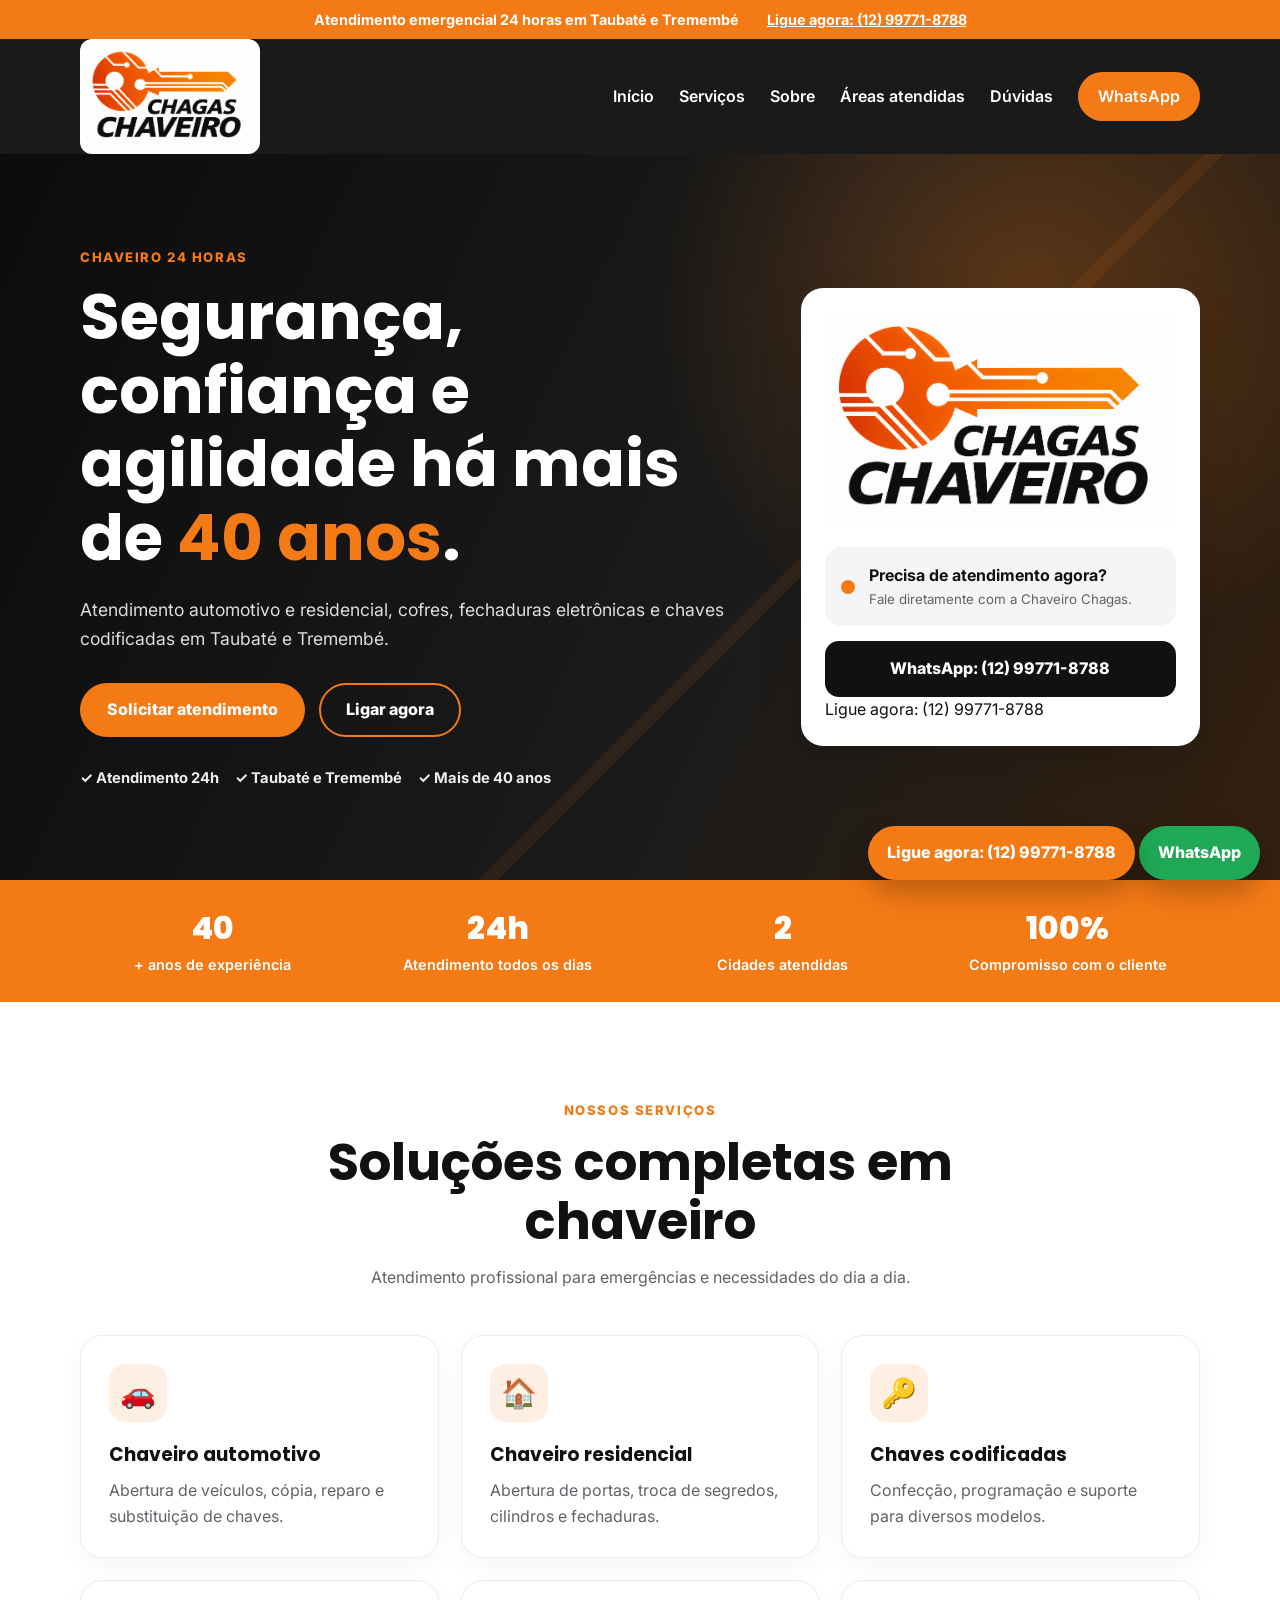
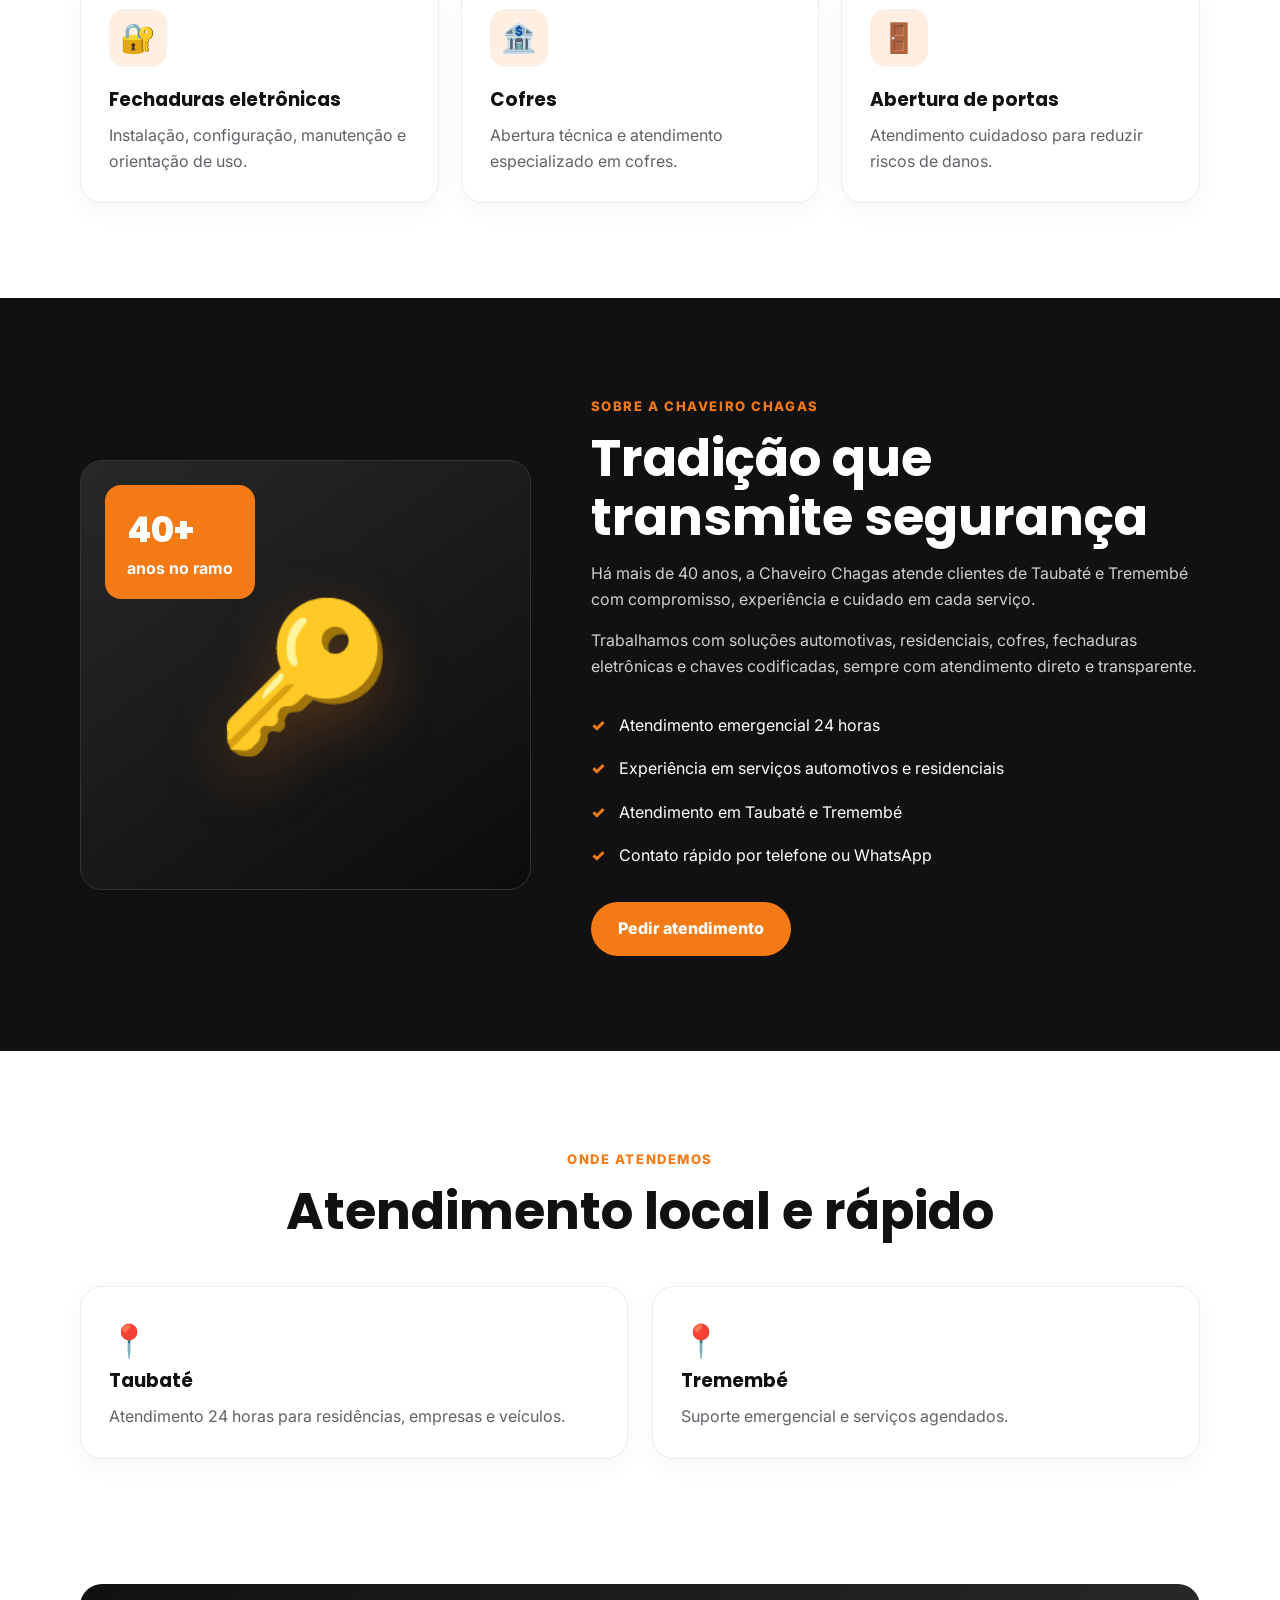
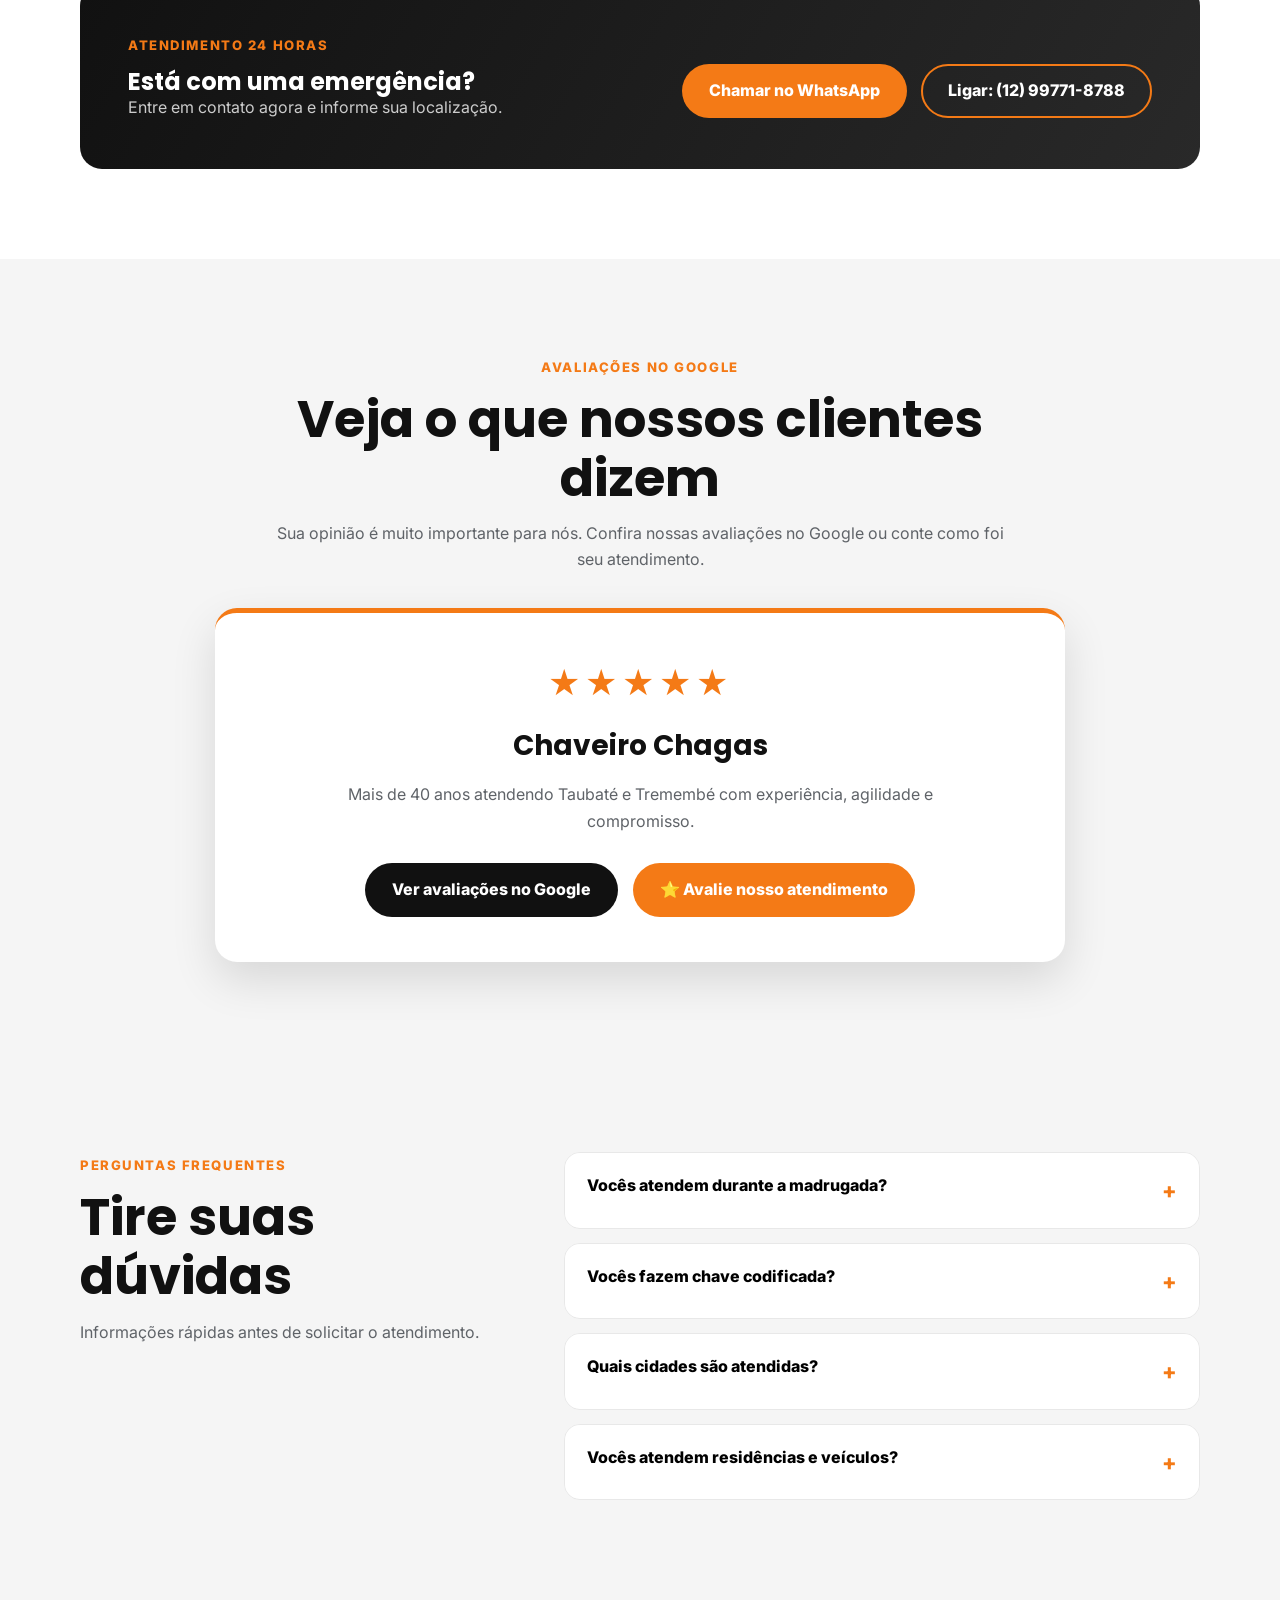
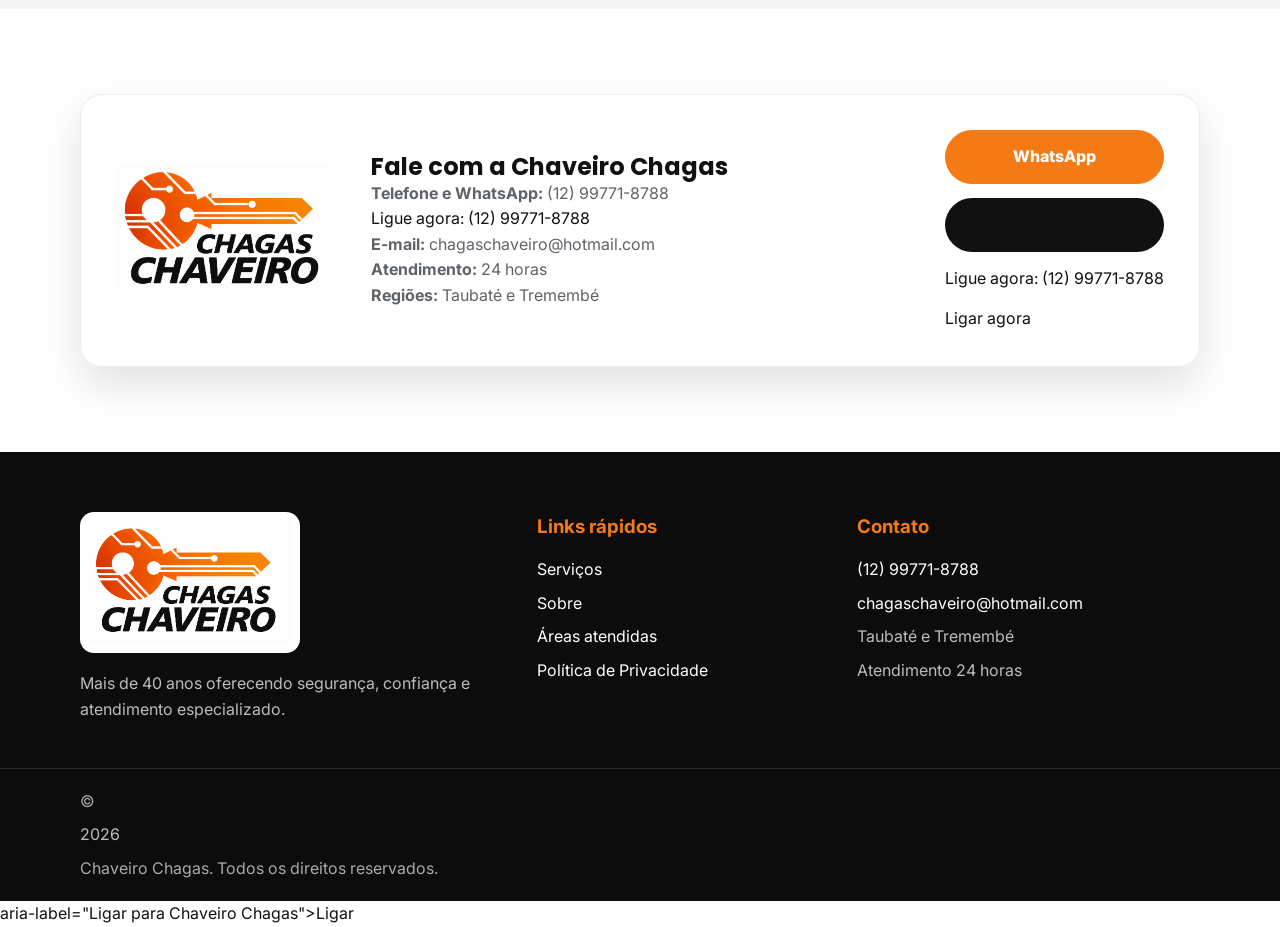
<file: index.html>
<!DOCTYPE html>
<html lang="pt-BR">
<head>
  <!-- Google Tag Manager -->
<script>(function(w,d,s,l,i){w[l]=w[l]||[];w[l].push({'gtm.start':
new Date().getTime(),event:'gtm.js'});var f=d.getElementsByTagName(s)[0],
j=d.createElement(s),dl=l!='dataLayer'?'&l='+l:'';j.async=true;j.src=
'https://www.googletagmanager.com/gtm.js?id='+i+dl;f.parentNode.insertBefore(j,f);
})(window,document,'script','dataLayer','GTM-MW4P9W93');</script>
<!-- End Google Tag Manager -->
<!-- Google tag (gtag.js) -->
<script async src="https://www.googletagmanager.com/gtag/js?id=G-X7N6YCTEKL"></script>
<script>
  window.dataLayer = window.dataLayer || [];
  function gtag(){dataLayer.push(arguments);}
  gtag('js', new Date());

  gtag('config', 'G-X7N6YCTEKL');
  gtag('config', 'AW-17824612161');
  <!-- Conversão WhatsApp Google Ads -->
<script>
function gtag_report_conversion(url) {
  var callback = function () {
    if (typeof(url) != 'undefined') {
      window.location = url;
    }
  };

  gtag('event', 'conversion', {
    'send_to': 'AW-17824612161/oawtCOGp4dcbEMH-t7NC',
    'event_callback': callback
  });

  return false;
}
document.addEventListener('DOMContentLoaded', function () {
  document.querySelectorAll('a[href*="wa.me/"]').forEach(function (link) {
    link.addEventListener('click', function (event) {
      event.preventDefault();
      gtag_report_conversion(this.href);
    });
  });
});</script>



  <meta charset="UTF-8">
  <meta name="viewport" content="width=device-width, initial-scale=1.0">
  <title>Chaveiro 24 Horas em Taubaté e Tremembé | Chaveiro Chagas</title>
  <meta name="description" content="Chaveiro Chagas: atendimento 24 horas em Taubaté e Tremembé. Mais de 40 anos de experiência em serviços automotivos, residenciais, cofres, fechaduras eletrônicas e chaves codificadas.">
  <meta name="keywords" content="chaveiro Taubaté, chaveiro 24 horas Taubaté, chaveiro Tremembé, chaveiro automotivo, chaveiro residencial, chave codificada, fechadura eletrônica, abertura de cofre">
  <meta name="author" content="Chaveiro Chagas">
  <meta name="theme-color" content="#111111">
  <meta property="og:title" content="Chaveiro Chagas | Atendimento 24 Horas">
  <meta property="og:description" content="Mais de 40 anos de experiência. Atendimento em Taubaté e Tremembé.">
  <meta property="og:type" content="website">
  <meta property="og:image" content="img/logo-chaveiro-chagas.png">
  <link rel="icon" href="img/logo-chaveiro-chagas.png" type="image/png">
  <link rel="preconnect" href="https://fonts.googleapis.com">
  <link rel="preconnect" href="https://fonts.gstatic.com" crossorigin>
  <link href="https://fonts.googleapis.com/css2?family=Inter:wght@400;500;600;700&family=Poppins:wght@600;700;800&display=swap" rel="stylesheet">
  <link rel="stylesheet" href="css/style.css">

  <script type="application/ld+json">
  {
    "@context": "https://schema.org",
    "@type": "Locksmith",
    "name": "Chaveiro Chagas",
    "image": "img/logo-chaveiro-chagas.png",
    "telephone": "+55 12 99771-8788",
</a>
    "email": "chagaschaveiro@hotmail.com",
    "areaServed": ["Taubaté", "Tremembé"],
    "openingHours": "Mo-Su 00:00-23:59",
    "description": "Chaveiro 24 horas com mais de 40 anos de experiência em serviços automotivos, residenciais, cofres, fechaduras eletrônicas e chaves codificadas."
  }
  </script>
</head>
<body>
  <!-- Google Tag Manager (noscript) -->
<noscript><iframe src="https://www.googletagmanager.com/ns.html?id=GTM-MW4P9W93"
height="0" width="0" style="display:none;visibility:hidden"></iframe></noscript>
<!-- End Google Tag Manager (noscript) -->
  <div class="top-alert">
    <span>Atendimento emergencial 24 horas em Taubaté e Tremembé</span>
    <a href="tel:+5512997718788">
  Ligue agora: (12) 99771-8788
</a>
  </div>

  <header class="header" id="header">
    <div class="container nav-wrap">
      <a class="brand" href="#inicio" aria-label="Chaveiro Chagas - Início">
        <img src="img/logo-chaveiro-chagas.png" alt="Logo Chaveiro Chagas">
      </a>

      <button class="menu-toggle" id="menuToggle" aria-label="Abrir menu" aria-expanded="false">
        <span></span><span></span><span></span>
      </button>

      <nav class="nav" id="nav">
        <a href="#inicio">Início</a>
        <a href="#servicos">Serviços</a>
        <a href="#sobre">Sobre</a>
        <a href="#areas">Áreas atendidas</a>
        <a href="#faq">Dúvidas</a>
        <a class="nav-cta" href="https://wa.me/5512997718788?text=Olá!%20Encontrei%20a%20Chaveiro%20Chagas%20pelo%20site%20e%20preciso%20de%20atendimento." target="_blank" rel="noopener">WhatsApp</a>
      </nav>
    </div>
  </header>

  <main>
    <section class="hero" id="inicio">
      <div class="hero-pattern"></div>
      <div class="container hero-grid">
        <div class="hero-content reveal">
          <span class="eyebrow">Chaveiro 24 horas</span>
          <h1>Segurança, confiança e agilidade há mais de <strong>40 anos</strong>.</h1>
          <p>Atendimento automotivo e residencial, cofres, fechaduras eletrônicas e chaves codificadas em Taubaté e Tremembé.</p>

          <div class="hero-actions">
            <a class="btn btn-primary track-whatsapp" href="https://wa.me/5512997718788?text=Olá!%20Encontrei%20a%20Chaveiro%20Chagas%20pelo%20site%20e%20preciso%20de%20atendimento." target="_blank" rel="noopener">Solicitar atendimento</a>
            <a class="btn btn-outline track-call" href="tel:+5512997718788">Ligar agora</a>
          </div>

          <div class="hero-highlights">
            <span>✓ Atendimento 24h</span>
            <span>✓ Taubaté e Tremembé</span>
            <span>✓ Mais de 40 anos</span>
          </div>
        </div>

        <div class="hero-card reveal">
          <img src="img/logo-chaveiro-chagas.png" alt="Chaveiro Chagas">
          <div class="emergency-box">
            <span class="pulse"></span>
            <div>
              <strong>Precisa de atendimento agora?</strong>
              <small>Fale diretamente com a Chaveiro Chagas.</small>
            </div>
          </div>
          <a class="quick-contact track-whatsapp" href="https://wa.me/5512997718788?text=Olá!%20Preciso%20de%20atendimento%20de%20chaveiro." target="_blank" rel="noopener">
            WhatsApp: (12) 99771-8788<a href="tel:+5512997718788"
   onclick="return gtag_report_conversion(this.href);">
   Ligue agora: (12) 99771-8788
</a>
          </a>
        </div>
      </div>
    </section>

    <section class="trust-bar">
      <div class="container trust-grid">
        <div><strong class="counter" data-target="40">0</strong><span>+ anos de experiência</span></div>
        <div><strong>24h</strong><span>Atendimento todos os dias</span></div>
        <div><strong>2</strong><span>Cidades atendidas</span></div>
        <div><strong>100%</strong><span>Compromisso com o cliente</span></div>
      </div>
    </section>

    <section class="section" id="servicos">
      <div class="container">
        <div class="section-heading reveal">
          <span class="eyebrow">Nossos serviços</span>
          <h2>Soluções completas em chaveiro</h2>
          <p>Atendimento profissional para emergências e necessidades do dia a dia.</p>
        </div>

        <div class="services-grid">
          <article class="service-card reveal">
            <div class="service-icon">🚗</div>
            <h3>Chaveiro automotivo</h3>
            <p>Abertura de veículos, cópia, reparo e substituição de chaves.</p>
          </article>
          <article class="service-card reveal">
            <div class="service-icon">🏠</div>
            <h3>Chaveiro residencial</h3>
            <p>Abertura de portas, troca de segredos, cilindros e fechaduras.</p>
          </article>
          <article class="service-card reveal">
            <div class="service-icon">🔑</div>
            <h3>Chaves codificadas</h3>
            <p>Confecção, programação e suporte para diversos modelos.</p>
          </article>
          <article class="service-card reveal">
            <div class="service-icon">🔐</div>
            <h3>Fechaduras eletrônicas</h3>
            <p>Instalação, configuração, manutenção e orientação de uso.</p>
          </article>
          <article class="service-card reveal">
            <div class="service-icon">🏦</div>
            <h3>Cofres</h3>
            <p>Abertura técnica e atendimento especializado em cofres.</p>
          </article>
          <article class="service-card reveal">
            <div class="service-icon">🚪</div>
            <h3>Abertura de portas</h3>
            <p>Atendimento cuidadoso para reduzir riscos de danos.</p>
          </article>
        </div>
      </div>
    </section>

    <section class="section section-dark" id="sobre">
      <div class="container about-grid">
        <div class="about-visual reveal">
          <div class="years-badge">
            <strong>40+</strong>
            <span>anos no ramo</span>
          </div>
          <div class="illustration-key">🔑</div>
        </div>

        <div class="about-content reveal">
          <span class="eyebrow">Sobre a Chaveiro Chagas</span>
          <h2>Tradição que transmite segurança</h2>
          <p>Há mais de 40 anos, a Chaveiro Chagas atende clientes de Taubaté e Tremembé com compromisso, experiência e cuidado em cada serviço.</p>
          <p>Trabalhamos com soluções automotivas, residenciais, cofres, fechaduras eletrônicas e chaves codificadas, sempre com atendimento direto e transparente.</p>
          <ul class="check-list">
            <li>Atendimento emergencial 24 horas</li>
            <li>Experiência em serviços automotivos e residenciais</li>
            <li>Atendimento em Taubaté e Tremembé</li>
            <li>Contato rápido por telefone ou WhatsApp</li>
          </ul>
          <a class="btn btn-primary track-whatsapp" href="https://wa.me/5512997718788?text=Olá!%20Gostaria%20de%20solicitar%20um%20orçamento." target="_blank" rel="noopener">Pedir atendimento</a>
        </div>
      </div>
    </section>

    <section class="section" id="areas">
      <div class="container">
        <div class="section-heading reveal">
          <span class="eyebrow">Onde atendemos</span>
          <h2>Atendimento local e rápido</h2>
        </div>

        <div class="areas-grid">
          <article class="area-card reveal">
            <span>📍</span>
            <h3>Taubaté</h3>
            <p>Atendimento 24 horas para residências, empresas e veículos.</p>
          </article>
          <article class="area-card reveal">
            <span>📍</span>
            <h3>Tremembé</h3>
            <p>Suporte emergencial e serviços agendados.</p>
          </article>
        </div>
      </div>
    </section>

    <section class="cta-section">
      <div class="container cta-box reveal">
        <div>
          <span class="eyebrow">Atendimento 24 horas</span>
          <h2>Está com uma emergência?</h2>
          <p>Entre em contato agora e informe sua localização.</p>
        </div>
        <div class="cta-actions">
          <a class="btn btn-primary track-whatsapp" href="https://wa.me/5512997718788?text=Olá!%20Preciso%20de%20atendimento%20emergencial." target="_blank" rel="noopener">Chamar no WhatsApp</a>
          <a class="btn btn-outline track-call" href="tel:+5512997718788">Ligar: (12) 99771-8788</a>
        </div>
      </div>
    </section>
<!-- Avaliações Google -->
<section class="section google-reviews" id="avaliacoes">
  <div class="container">

    <div class="section-heading reveal">
      <span class="eyebrow">Avaliações no Google</span>
      <h2>Veja o que nossos clientes dizem</h2>
      <p>
        Sua opinião é muito importante para nós.
        Confira nossas avaliações no Google ou conte como foi seu atendimento.
      </p>
    </div>

    <div class="google-review-box reveal">

      <div class="google-stars">
        ★★★★★
      </div>

      <h3>Chaveiro Chagas</h3>

      <p>
        Mais de 40 anos atendendo Taubaté e Tremembé
        com experiência, agilidade e compromisso.
      </p>

      <div class="review-buttons">

        <a
          href="https://www.google.com/maps/search/?api=1&query=Google&query_place_id=ChIJVURGzwD5zJQRVOSgsUlLNco"
          target="_blank"
          rel="noopener"
          class="btn btn-dark">
          Ver avaliações no Google
        </a>

        <a
          href="https://g.page/r/CVTkoLFJSzXKEBM/review"
          target="_blank"
          rel="noopener"
          class="btn btn-primary">
          ⭐ Avalie nosso atendimento
        </a>

      </div>

    </div>

  </div>
</section>
    <section class="section faq-section" id="faq">
      <div class="container faq-grid">
        <div class="section-heading left reveal">
          <span class="eyebrow">Perguntas frequentes</span>
          <h2>Tire suas dúvidas</h2>
          <p>Informações rápidas antes de solicitar o atendimento.</p>
        </div>

        <div class="faq-list">
          <div class="faq-item reveal">
            <button class="faq-question">Vocês atendem durante a madrugada?<span>+</span></button>
            <div class="faq-answer"><p>Sim. O atendimento funciona 24 horas, todos os dias.</p></div>
          </div>
          <div class="faq-item reveal">
            <button class="faq-question">Vocês fazem chave codificada?<span>+</span></button>
            <div class="faq-answer"><p>Sim. Trabalhamos com confecção e programação de chaves codificadas.</p></div>
          </div>
          <div class="faq-item reveal">
            <button class="faq-question">Quais cidades são atendidas?<span>+</span></button>
            <div class="faq-answer"><p>Atendemos Taubaté e Tremembé.</p></div>
          </div>
          <div class="faq-item reveal">
            <button class="faq-question">Vocês atendem residências e veículos?<span>+</span></button>
            <div class="faq-answer"><p>Sim. Oferecemos atendimento automotivo e residencial, além de cofres e fechaduras eletrônicas.</p></div>
          </div>
        </div>
      </div>
    </section>

    <section class="contact-section" id="contato">
      <div class="container contact-card reveal">
        <img src="img/logo-chaveiro-chagas.png" alt="Logo Chaveiro Chagas">
        <div>
          <h2>Fale com a Chaveiro Chagas</h2>
          <p><strong>Telefone e WhatsApp:</strong> (12) 99771-8788</p><a href="tel:+5512997718788"
   onclick="return gtag_report_conversion(this.href);">
   Ligue agora: (12) 99771-8788
</a>
          <p><strong>E-mail:</strong> chagaschaveiro@hotmail.com</p>
          <p><strong>Atendimento:</strong> 24 horas</p>
          <p><strong>Regiões:</strong> Taubaté e Tremembé</p>
        </div>
        <div class="contact-actions">
          <a class="btn btn-primary track-whatsapp" href="https://wa.me/5512997718788?text=Olá!%20Encontrei%20a%20Chaveiro%20Chagas%20pelo%20site." target="_blank" rel="noopener">WhatsApp</a>
          <a class="btn btn-dark track-call" href="tel:+5512997718788"><a href="tel:+5512997718788"
   onclick="return gtag_report_conversion(this.href);">
   Ligue agora: (12) 99771-8788
</a>Ligar agora</a>
        </div>
      </div>
    </section>
  </main>

  <footer class="footer">
    <div class="container footer-grid">
      <div>
        <img src="img/logo-chaveiro-chagas.png" alt="Chaveiro Chagas">
        <p>Mais de 40 anos oferecendo segurança, confiança e atendimento especializado.</p>
      </div>
      <div>
        <h3>Links rápidos</h3>
        <a href="#servicos">Serviços</a>
        <a href="#sobre">Sobre</a>
        <a href="#areas">Áreas atendidas</a>
        <a href="politica-de-privacidade.html">Política de Privacidade</a>
      </div>
      <div>
        <h3>Contato</h3>
        <a href="tel:+5512997718788">(12) 99771-8788</a>
        <a href="mailto:chagaschaveiro@hotmail.com">chagaschaveiro@hotmail.com</a>
        <span>Taubaté e Tremembé</span>
        <span>Atendimento 24 horas</span>
      </div>
    </div>
    <div class="footer-bottom">
      <div class="container">© <span id="year"></span> Chaveiro Chagas. Todos os direitos reservados.</div>
    </div>
  </footer>

  <a class="floating-whatsapp track-whatsapp" href="https://wa.me/5512997718788?text=Olá!%20Preciso%20de%20atendimento%20de%20chaveiro." target="_blank" rel="noopener" aria-label="Falar no WhatsApp">WhatsApp</a>
  <a class="floating-call track-call" href="tel:+5512997718788" <a href="tel:+5512997718788"
   onclick="return gtag_report_conversion(this.href);">
   Ligue agora: (12) 99771-8788
</a>aria-label="Ligar para Chaveiro Chagas">Ligar</a>
  <button class="back-to-top" id="backToTop" aria-label="Voltar ao topo">↑</button>

  <script src="js/script.js"></script>
</body>
</html>
</file>
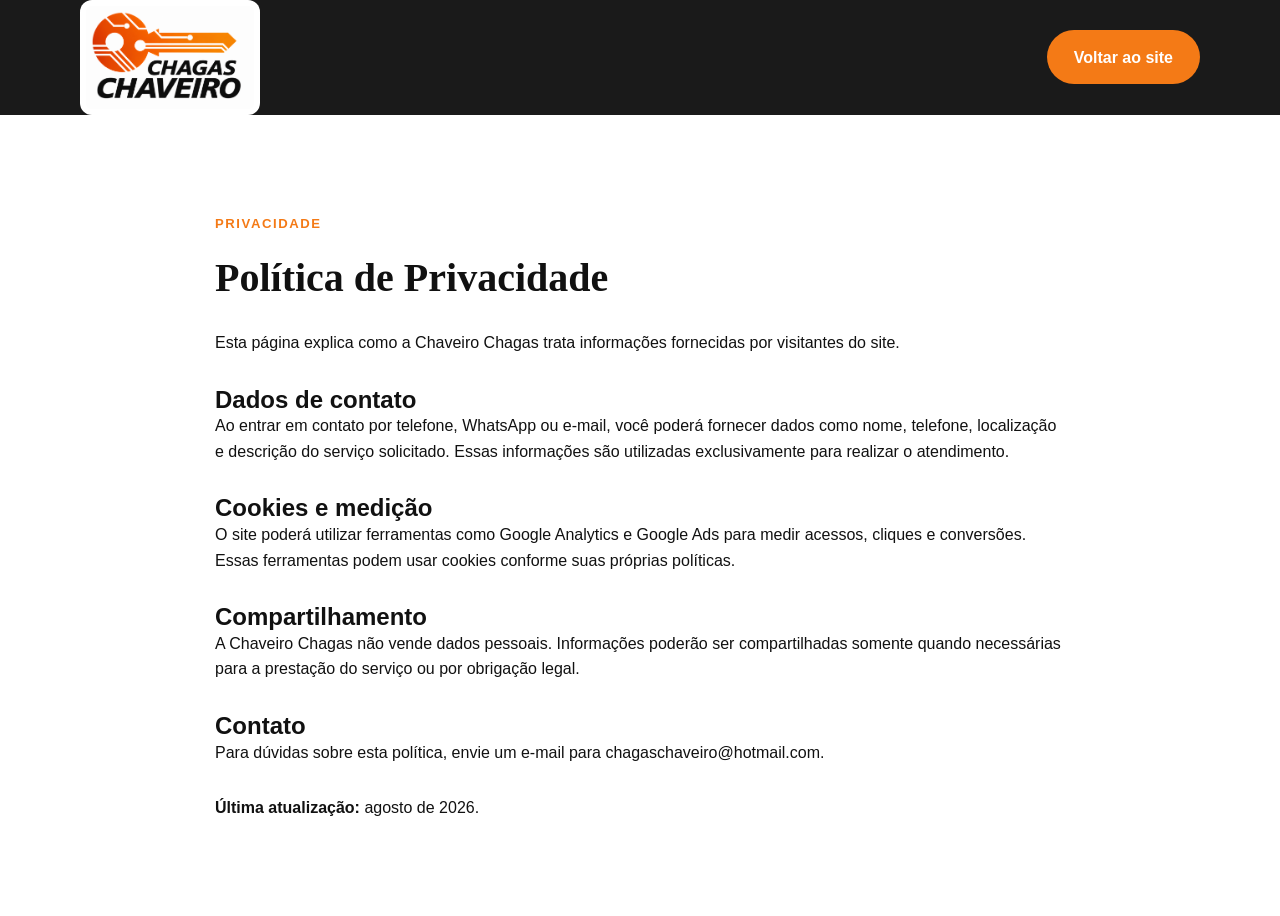
<file: politica-de-privacidade.html>
<!DOCTYPE html>
<html lang="pt-BR">
<head>
  <meta charset="UTF-8">
  <meta name="viewport" content="width=device-width, initial-scale=1.0">
  <title>Política de Privacidade | Chaveiro Chagas</title>
  <link rel="stylesheet" href="css/style.css">
</head>
<body>
  <header class="header">
    <div class="container nav-wrap">
      <a class="brand" href="index.html"><img src="img/logo-chaveiro-chagas.png" alt="Chaveiro Chagas"></a>
      <a class="btn btn-primary" href="index.html">Voltar ao site</a>
    </div>
  </header>
  <main class="section">
    <div class="container" style="max-width:850px">
      <span class="eyebrow">Privacidade</span>
      <h1 style="font-family:Poppins;font-size:2.5rem;margin-bottom:20px">Política de Privacidade</h1>
      <p>Esta página explica como a Chaveiro Chagas trata informações fornecidas por visitantes do site.</p>
      <h2 style="margin-top:30px">Dados de contato</h2>
      <p>Ao entrar em contato por telefone, WhatsApp ou e-mail, você poderá fornecer dados como nome, telefone, localização e descrição do serviço solicitado. Essas informações são utilizadas exclusivamente para realizar o atendimento.</p>
      <h2 style="margin-top:30px">Cookies e medição</h2>
      <p>O site poderá utilizar ferramentas como Google Analytics e Google Ads para medir acessos, cliques e conversões. Essas ferramentas podem usar cookies conforme suas próprias políticas.</p>
      <h2 style="margin-top:30px">Compartilhamento</h2>
      <p>A Chaveiro Chagas não vende dados pessoais. Informações poderão ser compartilhadas somente quando necessárias para a prestação do serviço ou por obrigação legal.</p>
      <h2 style="margin-top:30px">Contato</h2>
      <p>Para dúvidas sobre esta política, envie um e-mail para chagaschaveiro@hotmail.com.</p>
      <p style="margin-top:30px"><strong>Última atualização:</strong> agosto de 2026.</p>
    </div>
  </main>
</body>
</html>
</file>
<file: css/style.css>
*{box-sizing:border-box;margin:0;padding:0}
:root{
  --orange:#f47a16;
  --orange-dark:#d95f00;
  --black:#111;
  --black-soft:#1d1d1d;
  --gray:#5f6368;
  --light:#f5f5f5;
  --white:#fff;
  --shadow:0 18px 45px rgba(0,0,0,.12);
  --radius:22px;
}
html{scroll-behavior:smooth}
body{font-family:Inter,Arial,sans-serif;color:var(--black);background:var(--white);line-height:1.6}
img{max-width:100%;display:block}
a{text-decoration:none;color:inherit}
button{font:inherit}
.container{width:min(1120px,92%);margin:auto}
.top-alert{background:var(--orange);color:#fff;display:flex;justify-content:center;gap:28px;padding:8px 4%;font-weight:700;font-size:.9rem}
.top-alert a{text-decoration:underline}
.header{position:sticky;top:0;z-index:1000;background:rgba(17,17,17,.96);backdrop-filter:blur(10px);transition:.3s}
.header.scrolled{box-shadow:0 10px 30px rgba(0,0,0,.2)}
.nav-wrap{min-height:84px;display:flex;align-items:center;justify-content:space-between;gap:25px}
.brand img{width:180px;background:#fff;border-radius:12px;padding:6px}
.nav{display:flex;align-items:center;gap:25px;color:#fff;font-weight:600}
.nav a{transition:.25s}
.nav a:hover{color:var(--orange)}
.nav-cta{background:var(--orange);padding:12px 20px;border-radius:999px;color:#fff!important}
.menu-toggle{display:none;background:none;border:0;cursor:pointer}
.menu-toggle span{display:block;width:27px;height:3px;background:#fff;margin:5px;border-radius:3px}
.hero{position:relative;overflow:hidden;background:linear-gradient(115deg,#0c0c0c 0%,#1b1b1b 58%,#34200f 100%);color:#fff;padding:90px 0}
.hero-pattern{position:absolute;inset:0;background:radial-gradient(circle at 80% 20%,rgba(244,122,22,.32),transparent 32%),linear-gradient(135deg,transparent 0 60%,rgba(244,122,22,.1) 60% 61%,transparent 61%);opacity:.9}
.hero-grid{position:relative;display:grid;grid-template-columns:1.25fr .75fr;gap:55px;align-items:center}
.eyebrow{display:inline-block;color:var(--orange);font-weight:800;text-transform:uppercase;letter-spacing:.12em;font-size:.82rem;margin-bottom:12px}
.hero h1,.section h2,.cta-section h2,.contact-section h2{font-family:Poppins,Arial,sans-serif;line-height:1.15}
.hero h1{font-size:clamp(2.5rem,5vw,4.6rem);margin-bottom:22px}
.hero h1 strong{color:var(--orange)}
.hero p{font-size:1.1rem;color:#ddd;max-width:720px}
.hero-actions,.cta-actions,.contact-actions{display:flex;gap:14px;flex-wrap:wrap;margin-top:30px}
.btn{display:inline-flex;align-items:center;justify-content:center;min-height:54px;padding:0 25px;border-radius:999px;font-weight:800;transition:.25s;border:2px solid transparent}
.btn:hover{transform:translateY(-3px)}
.btn-primary{background:var(--orange);color:#fff}
.btn-primary:hover{background:var(--orange-dark)}
.btn-outline{border-color:var(--orange);color:#fff;background:transparent}
.btn-dark{background:var(--black);color:#fff}
.hero-highlights{display:flex;gap:16px;flex-wrap:wrap;margin-top:30px;color:#eee;font-weight:700;font-size:.92rem}
.hero-card{background:#fff;border-radius:var(--radius);padding:24px;box-shadow:var(--shadow);color:var(--black)}
.hero-card>img{background:#fff;border-radius:15px;margin-bottom:20px}
.emergency-box{display:flex;gap:14px;align-items:center;background:var(--light);border-radius:16px;padding:16px}
.emergency-box small{display:block;color:var(--gray)}
.pulse{width:14px;height:14px;background:var(--orange);border-radius:50%;box-shadow:0 0 0 0 rgba(244,122,22,.65);animation:pulse 1.8s infinite}
@keyframes pulse{70%{box-shadow:0 0 0 16px rgba(244,122,22,0)}100%{box-shadow:0 0 0 0 rgba(244,122,22,0)}}
.quick-contact{display:block;text-align:center;background:var(--black);color:#fff;border-radius:14px;padding:15px;margin-top:15px;font-weight:800}
.trust-bar{background:var(--orange);color:#fff;padding:24px 0}
.trust-grid{display:grid;grid-template-columns:repeat(4,1fr);gap:20px;text-align:center}
.trust-grid strong{display:block;font:800 2rem Poppins}
.trust-grid span{font-size:.9rem;font-weight:600}
.section{padding:95px 0}
.section-heading{text-align:center;max-width:720px;margin:0 auto 45px}
.section-heading.left{text-align:left;margin:0}
.section-heading h2,.about-content h2{font-size:clamp(2rem,4vw,3.25rem);margin-bottom:14px}
.section-heading p,.about-content p{color:var(--gray)}
.services-grid{display:grid;grid-template-columns:repeat(3,1fr);gap:22px}
.service-card,.area-card{border:1px solid #ececec;background:#fff;border-radius:var(--radius);padding:28px;transition:.25s;box-shadow:0 8px 25px rgba(0,0,0,.04)}
.service-card:hover,.area-card:hover{transform:translateY(-7px);box-shadow:var(--shadow);border-color:rgba(244,122,22,.4)}
.service-icon{width:58px;height:58px;display:grid;place-items:center;background:rgba(244,122,22,.12);border-radius:16px;font-size:1.8rem;margin-bottom:18px}
.service-card h3,.area-card h3{font-family:Poppins;margin-bottom:8px}
.service-card p,.area-card p{color:var(--gray)}
.section-dark{background:var(--black);color:#fff}
.about-grid{display:grid;grid-template-columns:.85fr 1.15fr;gap:60px;align-items:center}
.about-visual{min-height:430px;border-radius:var(--radius);background:linear-gradient(145deg,#282828,#0c0c0c);position:relative;overflow:hidden;display:grid;place-items:center;border:1px solid #333}
.illustration-key{font-size:9rem;filter:drop-shadow(0 20px 30px rgba(244,122,22,.25))}
.years-badge{position:absolute;top:24px;left:24px;background:var(--orange);padding:18px 22px;border-radius:16px;z-index:2}
.years-badge strong{display:block;font:800 2.2rem Poppins}
.years-badge span{font-weight:700}
.about-content p{color:#cfcfcf;margin-bottom:16px}
.check-list{list-style:none;margin:24px 0}
.check-list li{padding:9px 0 9px 28px;position:relative}
.check-list li:before{content:"✓";position:absolute;left:0;color:var(--orange);font-weight:900}
.areas-grid{display:grid;grid-template-columns:repeat(2,1fr);gap:24px}
.area-card span{font-size:2rem}
.cta-section{padding:30px 0 90px}
.cta-box{background:linear-gradient(120deg,var(--black),#292929);color:#fff;border-radius:var(--radius);padding:48px;display:flex;align-items:center;justify-content:space-between;gap:30px}
.cta-box p{color:#ccc}
.faq-section{background:var(--light)}
.faq-grid{display:grid;grid-template-columns:.8fr 1.2fr;gap:60px}
.faq-item{background:#fff;border-radius:16px;margin-bottom:14px;border:1px solid #e8e8e8;overflow:hidden}
.faq-question{width:100%;background:#fff;border:0;padding:20px 22px;display:flex;justify-content:space-between;gap:20px;text-align:left;font-weight:800;cursor:pointer}
.faq-question span{color:var(--orange);font-size:1.35rem}
.faq-answer{max-height:0;overflow:hidden;transition:max-height .3s ease}
.faq-answer p{padding:0 22px 20px;color:var(--gray)}
.faq-item.active .faq-answer{max-height:180px}
.contact-section{padding:85px 0}
.contact-card{display:grid;grid-template-columns:220px 1fr auto;gap:35px;align-items:center;border:1px solid #ececec;border-radius:var(--radius);padding:35px;box-shadow:var(--shadow)}
.contact-card img{background:#fff;border-radius:15px}
.contact-card p{color:var(--gray)}
.contact-actions{margin:0;flex-direction:column}
.footer{background:#0c0c0c;color:#fff;padding-top:60px}
.footer-grid{display:grid;grid-template-columns:1.2fr .8fr 1fr;gap:45px}
.footer img{width:220px;background:#fff;border-radius:14px;padding:8px;margin-bottom:18px}
.footer p,.footer span{color:#bdbdbd}
.footer h3{color:var(--orange);margin-bottom:15px}
.footer a,.footer span{display:block;margin:8px 0}
.footer a:hover{color:var(--orange)}
.footer-bottom{border-top:1px solid #282828;margin-top:45px;padding:20px 0;color:#aaa}
.floating-whatsapp,.floating-call{position:fixed;bottom:20px;z-index:999;color:#fff;font-weight:800;border-radius:999px;box-shadow:0 12px 28px rgba(0,0,0,.25);padding:14px 19px}
.floating-whatsapp{right:20px;background:#1fa855}
.floating-call{right:145px;background:var(--orange)}
.back-to-top{position:fixed;right:20px;bottom:82px;width:44px;height:44px;border-radius:50%;border:0;background:var(--black);color:#fff;cursor:pointer;opacity:0;pointer-events:none;transition:.25s}
.back-to-top.show{opacity:1;pointer-events:auto}
.reveal{opacity:0;transform:translateY(24px);transition:.7s ease}
.reveal.visible{opacity:1;transform:none}
@media(max-width:900px){
  .top-alert{flex-direction:column;gap:2px;text-align:center}
  .menu-toggle{display:block}
  .nav{position:absolute;top:84px;left:0;right:0;background:#111;display:none;flex-direction:column;align-items:stretch;padding:25px 4%;border-top:1px solid #333}
  .nav.open{display:flex}
  .hero-grid,.about-grid,.faq-grid{grid-template-columns:1fr}
  .hero{padding:65px 0}
  .services-grid{grid-template-columns:repeat(2,1fr)}
  .trust-grid{grid-template-columns:repeat(2,1fr)}
  .cta-box{flex-direction:column;align-items:flex-start}
  .contact-card{grid-template-columns:1fr;text-align:center}
  .contact-card img{max-width:260px;margin:auto}
  .contact-actions{align-items:stretch}
  .footer-grid{grid-template-columns:1fr 1fr}
}
@media(max-width:600px){
  .brand img{width:145px}
  .nav-wrap{min-height:72px}
  .nav{top:72px}
  .hero h1{font-size:2.35rem}
  .hero-actions .btn,.cta-actions .btn{width:100%}
  .services-grid,.areas-grid,.trust-grid,.footer-grid{grid-template-columns:1fr}
  .section{padding:70px 0}
  .cta-box{padding:32px 24px}
  .contact-card{padding:24px}
  .floating-call{right:20px;bottom:78px}
  .floating-whatsapp{right:20px}
  .back-to-top{display:none}
}


/* ========================================
   AVALIAÇÕES GOOGLE - CHAVEIRO CHAGAS
======================================== */

.google-reviews {
  background: #f5f5f5;
}

.google-reviews .section-heading {
  text-align: center;
  max-width: 750px;
  margin: 0 auto 35px;
}

.google-review-box {
  max-width: 850px;
  margin: 0 auto;
  background: #ffffff;
  border-radius: var(--radius);
  padding: 45px 35px;
  text-align: center;
  box-shadow: var(--shadow);
  border-top: 5px solid var(--orange);
}

.google-stars {
  color: var(--orange);
  font-size: 32px;
  letter-spacing: 5px;
  margin-bottom: 15px;
}

.google-review-box h3 {
  font-family: 'Poppins', sans-serif;
  font-size: 28px;
  color: var(--black);
  margin-bottom: 12px;
}

.google-review-box p {
  color: var(--gray);
  max-width: 650px;
  margin: 0 auto 28px;
  line-height: 1.7;
}

.review-buttons {
  display: flex;
  justify-content: center;
  align-items: center;
  gap: 15px;
  flex-wrap: wrap;
}

.review-buttons .btn {
  min-width: 240px;
}

/* Celular */
@media (max-width: 600px) {

  .google-review-box {
    padding: 35px 20px;
  }

  .google-stars {
    font-size: 27px;
    letter-spacing: 3px;
  }

  .google-review-box h3 {
    font-size: 24px;
  }

  .review-buttons {
    flex-direction: column;
  }

  .review-buttons .btn {
    width: 100%;
    min-width: 0;
  }
}
</file>
